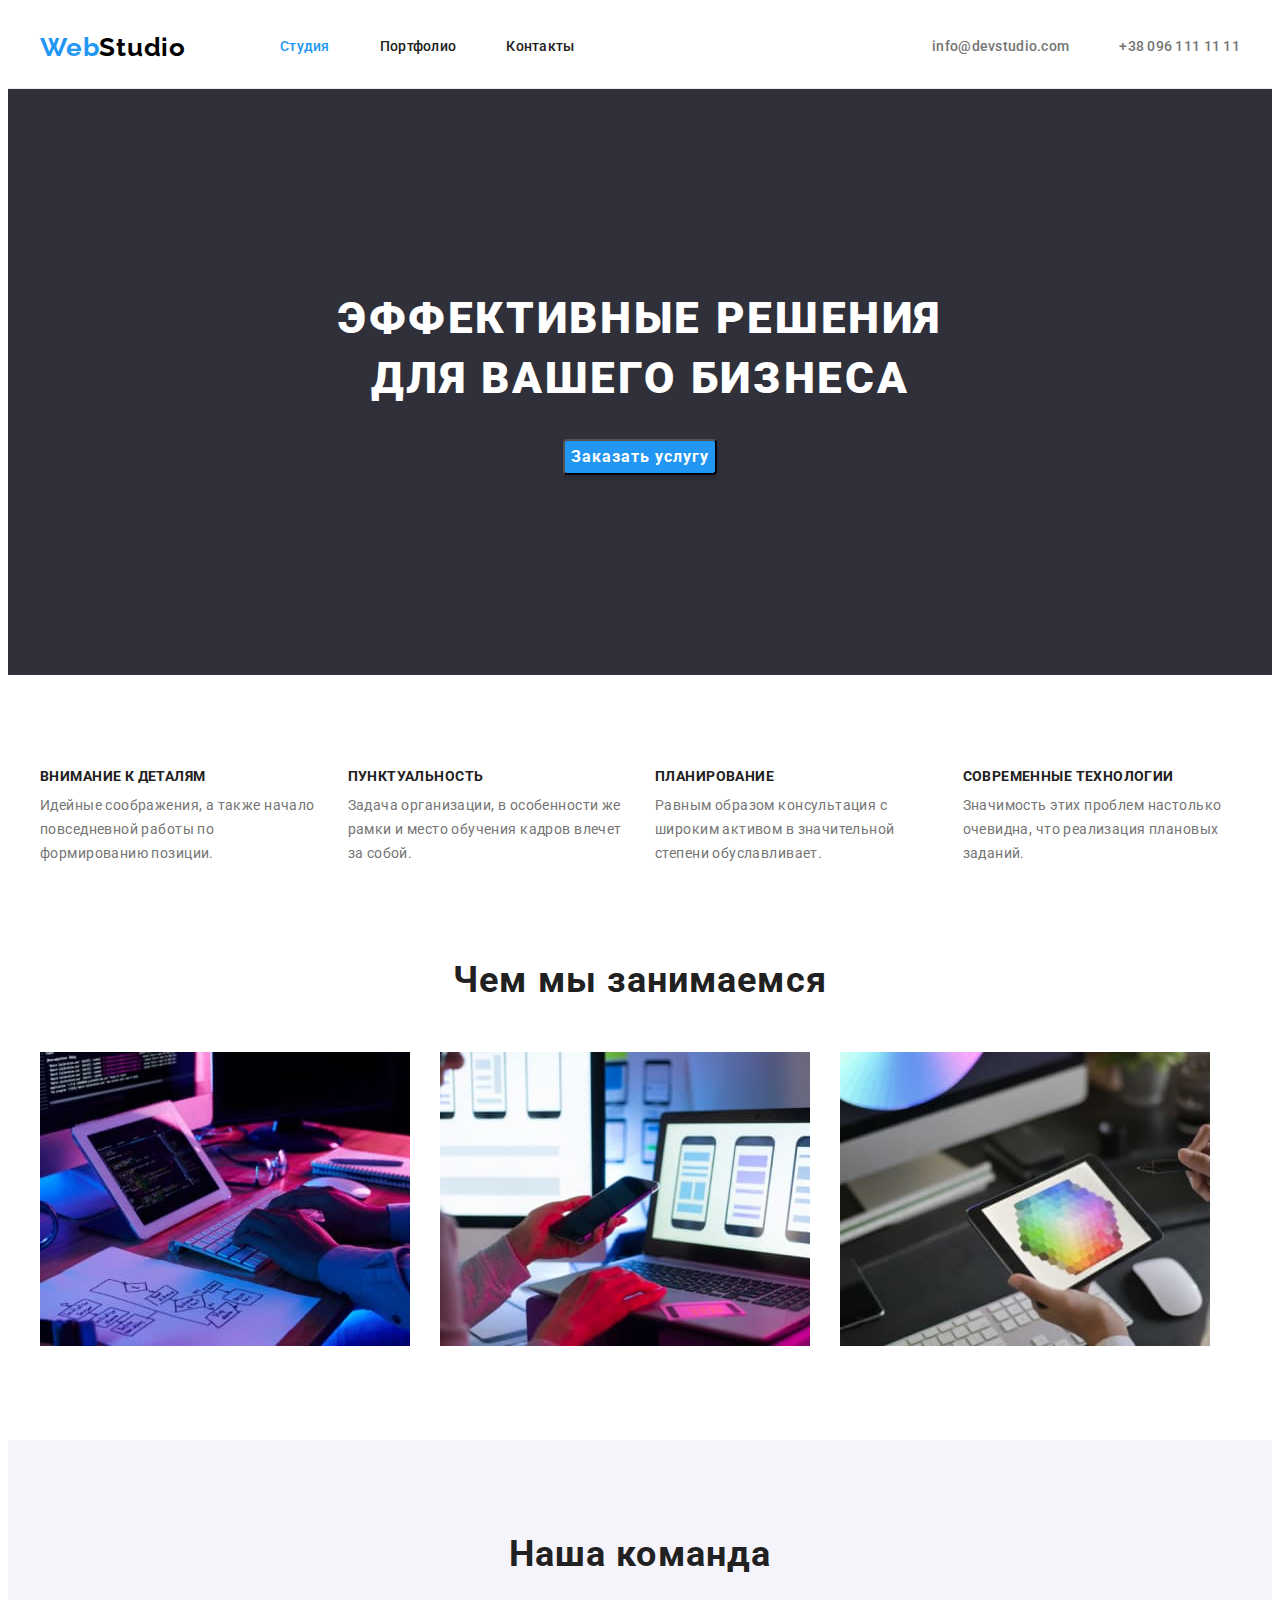
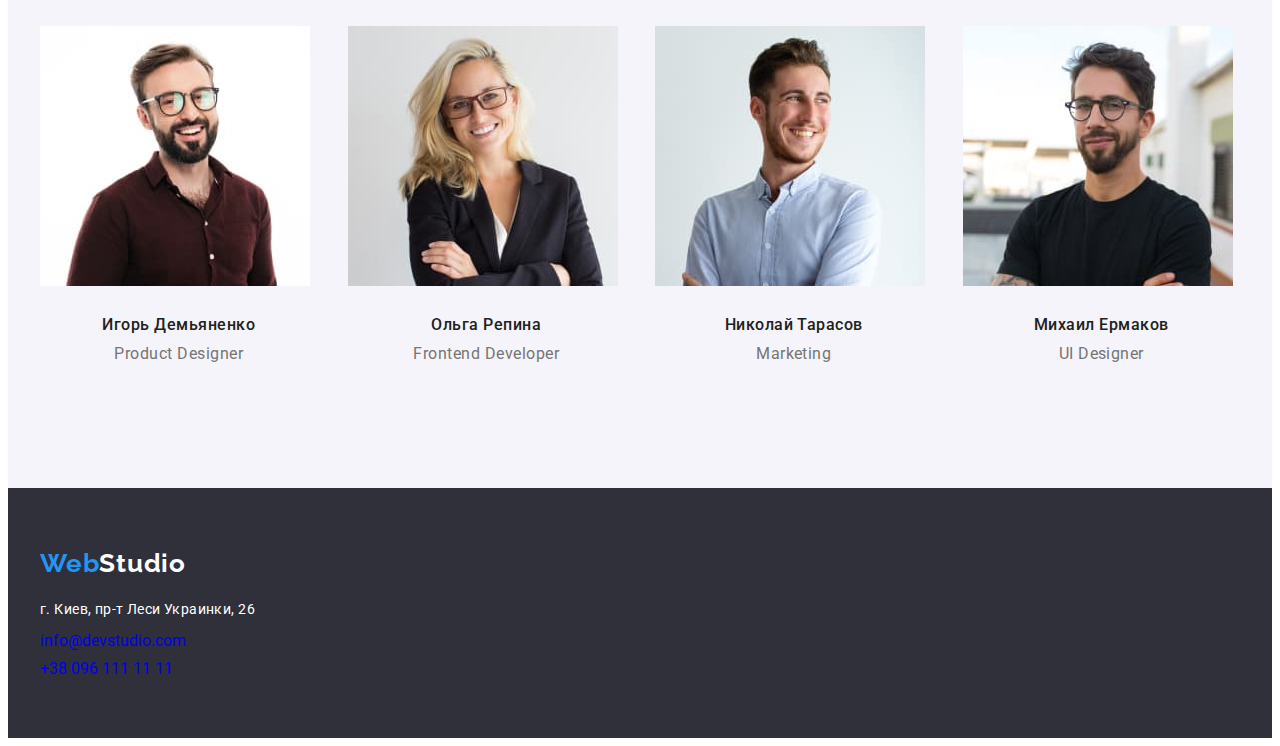
<file: index.html>
<!DOCTYPE html>
<html lang="ru">
  <head>
    <meta charset="UTF-8" />
    <meta http-equiv="X-UA-Compatible" content="IE=edge" />
    <meta name="viewport" content="width=device-width, initial-scale=1.0" />
    <title>Студия</title>
    <link rel="preconnect" href="https://fonts.googleapis.com" />
    <link rel="preconnect" href="https://fonts.gstatic.com" crossorigin />
    <link
      href="https://fonts.googleapis.com/css2?family=Raleway:wght@700&family=Roboto:wght@400;500;700;900&display=swap"
      rel="stylesheet"
    />
    <link
      rel="stylesheet"
      href="https://cdnjs.cloudflare.com/ajax/libs/modern-normalize/1.1.0/modern-normalize.min.css"
      integrity="sha512-wpPYUAdjBVSE4KJnH1VR1HeZfpl1ub8YT/NKx4PuQ5NmX2tKuGu6U/JRp5y+Y8XG2tV+wKQpNHVUX03MfMFn9Q=="
      crossorigin="anonymous"
      referrerpolicy="no-referrer"
    />
    <link rel="stylesheet" href="./css/styles.css" />
  </head>
  <body>
    <header class="header">
      <div class="container header-container">
        <nav class="header-nav">
          <a href="" lang="en" class="logo">Web<span class="logo-dark">Studio</span></a>
          <ul class="header-nav-list">
            <li class="header-nav-item"><a href="" class="header-nav-link current">Студия</a></li>
            <li class="header-nav-item">
              <a href="./portfolio.html" class="header-nav-link">Портфолио</a>
            </li>
            <li class="header-nav-item"><a href="" class="header-nav-link">Контакты</a></li>
          </ul>
        </nav>
        <ul class="header-contacts">
          <li class="nav-contacts">
            <a href="mailto:info@devstudio.com" lang="en" class="header-link-contacts"
              >info@devstudio.com</a
            >
          </li>
          <li class="nav-contacts">
            <a href="tel:+380961111111" class="header-link-contacts">+38 096 111 11 11</a>
          </li>
        </ul>
      </div>
    </header>
    <main>
      <section class="hero">
        <div class="container">
          <h1 class="hero-title">
            Эффективные решения <br />
            для вашего бизнеса
          </h1>
          <button type="button" class="hero-button">Заказать услугу</button>
        </div>
      </section>
      <section class="features">
        <div class="container">
          <h2 class="visually-hidden">Особенности</h2>
          <ul class="features-list">
            <li class="features-list-item">
              <h3 class="features-title">Внимание к деталям</h3>
              <p class="features-after-title after-title">
                Идейные соображения, а также начало повседневной работы по формированию позиции.
              </p>
            </li>
            <li class="features-list-item">
              <h3 class="features-title">Пунктуальность</h3>
              <p class="features-after-title after-title" after-title>
                Задача организации, в особенности же рамки и место обучения кадров влечет за собой.
              </p>
            </li>
            <li class="features-list-item">
              <h3 class="features-title">Планирование</h3>
              <p class="features-after-title after-title">
                Равным образом консультация с широким активом в значительной степени обуславливает.
              </p>
            </li>
            <li class="features-list-item">
              <h3 class="features-title">Современные технологии</h3>
              <p class="features-after-title after-title">
                Значимость этих проблем настолько очевидна, что реализация плановых заданий.
              </p>
            </li>
          </ul>
        </div>
      </section>
      <section class="business">
        <div class="container">
          <h2 class="business-title section-title">Чем мы занимаемся</h2>
          <ul class="business-list">
            <li class="business-item">
              <img
                src="./images/what_we_do_img1.jpg"
                alt="man typing text"
                width="370"
                height="294"
              />
            </li>
            <li class="business-item">
              <img
                src="./images/what_we_do_img2.jpg"
                alt="man looking at the phone"
                width="370"
                height="294"
              />
            </li>
            <li class="business-item">
              <img
                src="./images/what_we_do_img3.jpg"
                alt="man with ipad"
                width="370"
                height="294"
              />
            </li>
          </ul>
        </div>
      </section>
      <section class="team">
        <div class="container">
          <h2 class="team-title section-title">Наша команда</h2>
          <ul class="team-list">
            <li class="team-item">
              <img
                class="team-img"
                src="./images/product_desiner1.jpg"
                alt="product_desiner"
                width="270"
                subtitle
                height="260"
              />
              <h3 class="team-subtitle subtitle">Игорь Демьяненко</h3>
              <p lang="en" class="team-position">Product Designer</p>
            </li>
            <li class="team-item">
              <img
                class="team-img"
                src="./images/frontend_desiner2.jpg"
                alt="frontend_desiner"
                width="270"
                height="260"
              />
              <h3 class="team-subtitle subtitle">Ольга Репина</h3>
              <p lang="en" class="team-position">Frontend Developer</p>
            </li>
            <li class="team-item">
              <img
                class="team-img"
                src="./images/marketing3.jpg"
                alt="marketing"
                width="270"
                height="260"
              />
              <h3 class="team-subtitle subtitle">Николай Тарасов</h3>
              <p lang="en" class="team-position">Marketing</p>
            </li>
            <li class="team-item">
              <img
                class="team-img"
                src="./images/ui_designer4.jpg"
                alt="ui_designer"
                width="270"
                height="260"
              />
              <h3 class="team-subtitle subtitle">Михаил Ермаков</h3>
              <p lang="en" class="team-position">UI Designer</p>
            </li>
          </ul>
        </div>
      </section>
    </main>
    <footer class="footer">
      <div class="container">
        <div class="footer-logo">
          <a href="" lang="en" class="logo">Web<span class="logo-white">Studio</span></a>
        </div>
        <address class="address">
          <ul class="address-list">
            <li class="address-list-item">
              <a
                href="https://goo.gl/maps/FSaTrgTVxkoQMMDFA"
                target="_blank"
                rel="noopener noreferrer nofollow"
                class="direct-address"
                >г. Киев, пр-т Леси Украинки, 26</a
              >
            </li>
            <li class="address-list-item">
              <a href="mailto:info@devstudio.com" lang="en" class="footer-link-contacts"
                >info@devstudio.com</a
              >
            </li>
            <li class="address-list-item">
              <a href="tel:+380961111111" class="footer-link-contacts">+38 096 111 11 11</a>
            </li>
          </ul>
        </address>
      </div>
    </footer>
  </body>
</html>
</file>
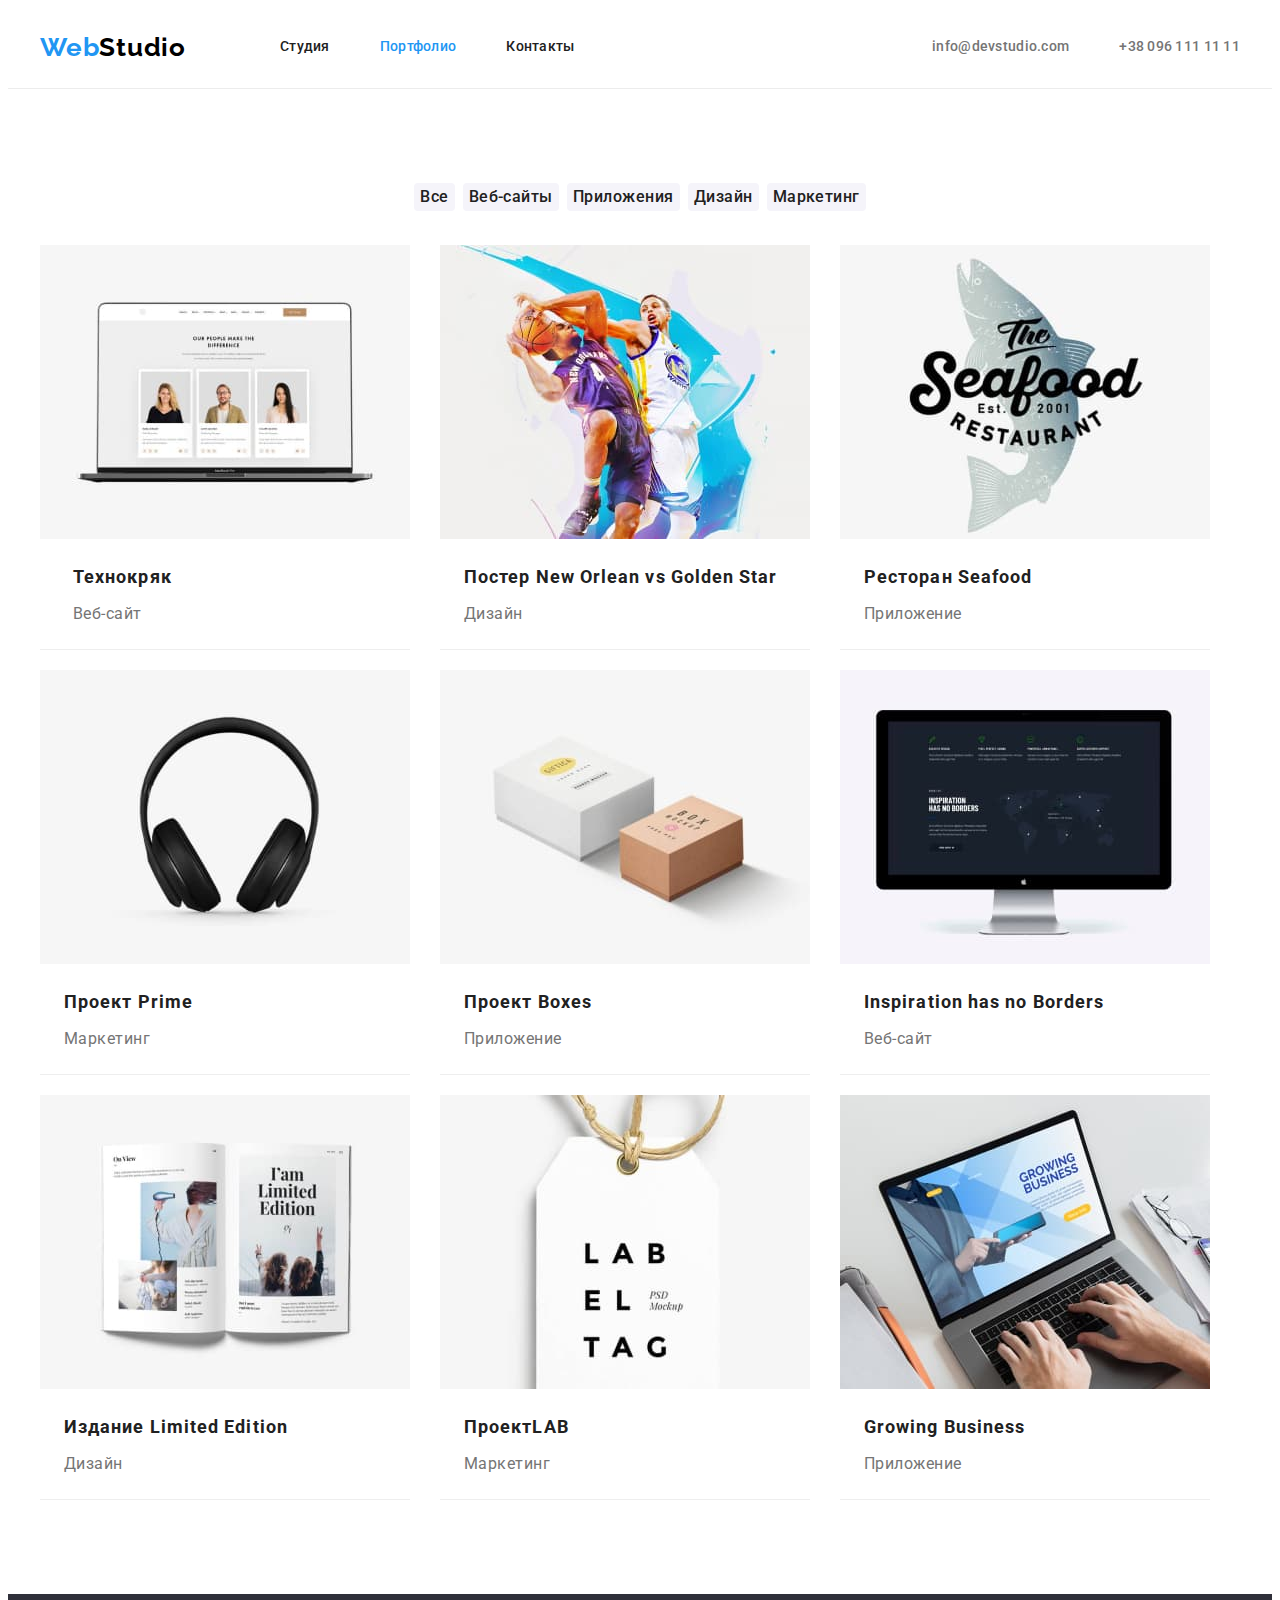
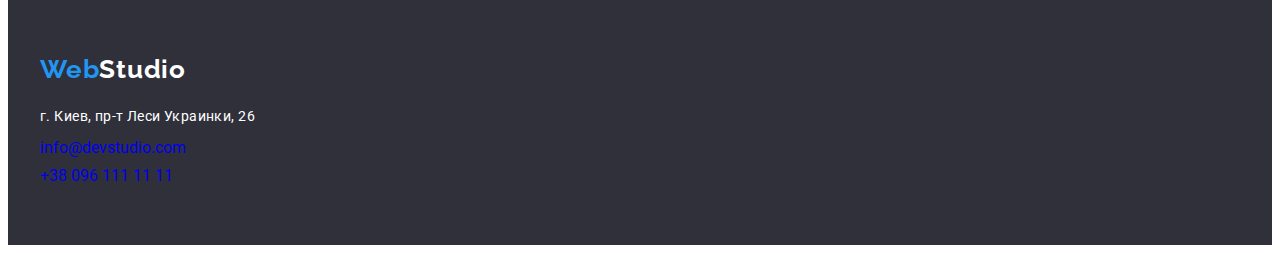
<file: portfolio.html>
<!DOCTYPE html>
<html lang="ru">
  <head>
    <meta charset="UTF-8" />
    <meta http-equiv="X-UA-Compatible" content="IE=edge" />
    <meta name="viewport" content="width=device-width, initial-scale=1.0" />
    <title>Портфолио</title>
    <link rel="preconnect" href="https://fonts.googleapis.com" />
    <link rel="preconnect" href="https://fonts.gstatic.com" crossorigin />
    <link
      href="https://fonts.googleapis.com/css2?family=Raleway:wght@700&family=Roboto:wght@400;500;700;900&display=swap"
      rel="stylesheet"
    />
    <link
      rel="stylesheet"
      href="https://cdnjs.cloudflare.com/ajax/libs/modern-normalize/1.1.0/modern-normalize.min.css"
      integrity="sha512-wpPYUAdjBVSE4KJnH1VR1HeZfpl1ub8YT/NKx4PuQ5NmX2tKuGu6U/JRp5y+Y8XG2tV+wKQpNHVUX03MfMFn9Q=="
      crossorigin="anonymous"
      referrerpolicy="no-referrer"
    />
    <link rel="stylesheet" href="./css/styles.css" />
  </head>
  <body>
    <header class="header">
      <div class="container header-container">
        <nav class="header-nav">
          <a href="" lang="en" class="logo">Web<span class="logo-dark">Studio</span></a>
          <ul class="header-nav-list">
            <li class="header-nav-item">
              <a href="./index.html" class="header-nav-link">Студия</a>
            </li>
            <li class="header-nav-item">
              <a href="" class="header-nav-link current">Портфолио</a>
            </li>
            <li class="header-nav-item"><a href="" class="header-nav-link">Контакты</a></li>
          </ul>
        </nav>
        <ul class="header-contacts">
          <li class="nav-contacts">
            <a href="mailto:info@devstudio.com" lang="en" class="header-link-contacts"
              >info@devstudio.com</a
            >
          </li>
          <li class="nav-contacts">
            <a href="tel:+380961111111" class="header-link-contacts">+38 096 111 11 11</a>
          </li>
        </ul>
      </div>
    </header>
    <main>
      <section class="filter-project">
        <div class="container">
          <h1 class="visually-hidden">Портфолио</h1>
          <ul class="filters-list">
            <li class="filters-list-item">
              <button type="button" class="filter-buttons">Все</button>
            </li>
            <li class="filters-list-item">
              <button type="button" class="filter-buttons">Веб-сайты</button>
            </li>
            <li class="filters-list-item">
              <button type="button" class="filter-buttons">Приложения</button>
            </li>
            <li class="filters-list-item">
              <button type="button" class="filter-buttons">Дизайн</button>
            </li>
            <li class="filters-list-item">
              <button type="button" class="filter-buttons">Маркетинг</button>
            </li>
          </ul>
          <div class="project">
            <ul class="project-list">
              <li class="project-list-item">
                <img
                  class="project-img"
                  src="./images/notepad.jpg"
                  alt="working-notepad"
                  width="370"
                />
                <div class="text-bellow-technopig">
                  <h2 class="project-title">Технокряк</h2>
                  <p class="project-after-title">Веб-сайт</p>
                </div>
              </li>
              <li class="project-list-item">
                <img
                  class="project-img"
                  src="./images/basketball.jpg"
                  alt="poster-with-basketball players"
                  width="370"
                />
                <div class="text-bellow">
                  <h2 class="project-title">
                    Постер <span lang="en">New Orlean vs Golden Star</span>
                  </h2>
                  <p class="project-after-title">Дизайн</p>
                </div>
              </li>
              <li class="project-list-item">
                <img
                  class="project-img"
                  src="./images/seafood.jpg"
                  alt="poster-with-seafish"
                  width="370"
                />
                <div class="text-bellow">
                  <h2 class="project-title">Ресторан <span lang="en">Seafood</span></h2>
                  <p class="project-after-title">Приложение</p>
                </div>
              </li>
              <li class="project-list-item">
                <img
                  class="project-img"
                  src="./images/headphones.jpg"
                  alt="black-headphones"
                  width="370"
                />
                <div class="text-bellow">
                  <h2 class="project-title">Проект <span lang="en">Prime</span></h2>
                  <p class="project-after-title">Маркетинг</p>
                </div>
              </li>
              <li class="project-list-item">
                <img class="project-img" src="./images/boxes.jpg" alt="two-boxes" width="370" />
                <div class="text-bellow">
                  <h2 class="project-title">Проект <span lang="en">Boxes</span></h2>
                  <p class="project-after-title">Приложение</p>
                </div>
              </li>
              <li class="project-list-item">
                <img
                  class="project-img"
                  src="./images/monitor.jpg"
                  alt="working-monitor"
                  width="370"
                />
                <div class="text-bellow">
                  <h2 class="project-title"><span lang="en">Inspiration has no Borders</span></h2>
                  <p class="project-after-title">Веб-сайт</p>
                </div>
              </li>
              <li class="project-list-item">
                <img class="project-img" src="./images/book.jpg" alt="book" width="370" />
                <div class="text-bellow">
                  <h2 class="project-title">Издание <span lang="en">Limited Edition</span></h2>
                  <p class="project-after-title">Дизайн</p>
                </div>
              </li>
              <li class="project-list-item">
                <img
                  class="project-img"
                  src="./images/lable-tag.jpg"
                  alt="clothing-tag"
                  width="370"
                />
                <div class="text-bellow">
                  <h2 class="project-title">Проект<span lang="en">LAB</span></h2>
                  <p class="project-after-title">Маркетинг</p>
                </div>
              </li>
              <li class="project-list-item">
                <img
                  class="project-img"
                  src="./images/notebook.jpg"
                  alt="man-working-at-notebook"
                  width="370"
                />
                <div class="text-bellow">
                  <h2 class="project-title"><span lang="en">Growing Business</span></h2>
                  <p class="project-after-title">Приложение</p>
                </div>
              </li>
            </ul>
          </div>
        </div>
      </section>
    </main>
    <footer class="footer">
      <div class="container">
        <div class="footer-logo">
          <a href="" lang="en" class="logo">Web<span class="logo-white">Studio</span></a>
        </div>
        <address class="address">
          <ul class="address-list">
            <li class="address-list-item">
              <a
                href="https://goo.gl/maps/FSaTrgTVxkoQMMDFA"
                target="_blank"
                rel="noopener noreferrer nofollow"
                class="direct-address"
                >г. Киев, пр-т Леси Украинки, 26</a
              >
            </li>
            <li class="address-list-item">
              <a href="mailto:info@devstudio.com" lang="en" class="footer-link-contacts"
                >info@devstudio.com</a
              >
            </li>
            <li class="address-list-item">
              <a href="tel:+380961111111" class="footer-link-contacts">+38 096 111 11 11</a>
            </li>
          </ul>
        </address>
      </div>
    </footer>
  </body>
</html>
</file>
<file: css/styles.css>
/* header background color #FFFFFF; */
/* hero background color #2F303A; */
/* body background color #FFFFFF; */
/* team color background color #F5F4FA */
/* footer background #2F303A; */
/* accent color #2196F3; */

:root {
  --main-bgc: #ffffff;
  --seconr-bgc: #f5f4fa;
  --accent-color: #2196f3;
  --hero-footer-background-color: #2f303a;
  --text-main-color: #212121;
  --text-second-color: #757575;
  --white-color: #fff;
}

p,
h1,
h2,
h3,
h4,
h5,
h6 {
  margin: 0;
}

ul {
  list-style: none;
  margin: 0;
  padding: 0;
}

img {
  display: block;
  height: auto;
  /* max-width: 100%; */
}

/* .list list-style: none;
*/

a {
  text-decoration: none;
}

body {
  font-family: 'Roboto', sans-serif;
  background-color: var(--main-bgc);
  color: var(--text-main-color);
}

.container {
  width: 1200px;
  padding-left: 15px;
  padding-right: 15px;
  margin: 0 auto;
}

.visually-hidden {
  position: absolute;
  white-space: nowrap;
  width: 1px;
  height: 1px;
  overflow: hidden;
  border: 0;
  padding: 0;
  clip: rect(0 0 0 0);
  clip-path: inset(50%);
  margin: -1px;
}

.section-title {
  font-weight: 700;
  font-size: 36px;
  line-height: 1.16;
  text-align: center;
  letter-spacing: 0.03em;
  color: var(--text-main-color);
}

.after-title {
  font-size: 14px;
  line-height: 1.71;
  letter-spacing: 0.03em;
  color: var(--text-second-color);
}

.subtitle {
  font-weight: 500;
  font-size: 16px;
  line-height: 1.18;
  letter-spacing: 0.03em;
}

/* .buttons-style:hover,
.buttons-style:focus {
  color: var(--accent-color);
} */
/* -----Header-------- */

.header {
  padding-top: 24px;
  padding-bottom: 25px;

  border-bottom-width: 1px;
  border-bottom-style: solid;
  border-bottom-color: #ececec;

  font-weight: 500;
  font-size: 14px;
  line-height: 1.14;
  letter-spacing: 0.02em;

  background: var(--main-bgc);
}

.logo {
  margin-right: 94px;

  font-family: 'Raleway', sans-serif;
  font-weight: 700;
  font-size: 26px;
  line-height: 1.19;
  letter-spacing: 0.03em;
  color: var(--accent-color);
}

.logo-dark {
  color: #000;
}

.logo .logo-white {
  color: var(--white-color);
}

.header-container {
  display: flex;
}

.header-nav {
  display: flex;
  align-items: center;
}

.header-nav-list {
  display: flex;
  align-items: center;
}

.header-nav-item + .header-nav-item {
  margin-left: 50px;
}

.header-nav-link {
  font-weight: 500;
  font-size: 14px;
  line-height: 1.14;
  letter-spacing: 0.02em;
  color: var(--text-main-color);
}

.header-nav-link:hover,
.header-nav-link:focus {
  color: var(--accent-color);
}

.current {
  color: var(--accent-color);
}

.header-contacts {
  display: flex;
  margin-left: auto;
  align-items: center;
}

.nav-contacts + .nav-contacts {
  margin-left: 50px;
}

.header-link-contacts {
  color: var(--text-second-color);
}

.header-link-contacts:hover,
.header-link-contacts:focus {
  color: var(--accent-color);
}

/* --------Hero------ */
.hero {
  display: flex;
  padding-top: 200px;
  padding-bottom: 200px;
  text-align: center;
  align-items: center;

  background-color: var(--hero-footer-background-color);
}

.hero-title {
  margin-bottom: 30px;

  font-weight: 900;
  font-size: 44px;
  line-height: 1.36;
  align-items: center;
  text-align: center;
  letter-spacing: 0.06em;
  text-transform: uppercase;

  color: var(--white-color);
}

.hero-button {
  font-family: Roboto;
  cursor: pointer;
  font-weight: 700;
  font-size: 16px;
  line-height: 1.87;

  align-items: center;
  text-align: center;
  letter-spacing: 0.06em;

  background-color: var(--accent-color);
  color: var(--white-color);

  box-shadow: 0px 4px 4px rgba(0, 0, 0, 0.15);
  border-radius: 4px;
}

.hero-button:hover,
.hero-button:focus {
  background: #188ce8;
  box-shadow: 0px 4px 4px rgba(0, 0, 0, 0.15);
  border-radius: 4px;
  color: var(--white-color);
}

/* --------Features--------- */

.features {
  padding-top: 94px;
  padding-bottom: 94px;
}

.features-list {
  display: flex;
  margin-left: -30px;
}

.features-list-item {
  width: calc(100% / 4 - 30px);
  margin-left: 30px;
}

.features-title {
  margin-bottom: 10px;
  margin-right: 30px;

  font-weight: 700;
  font-size: 14px;
  line-height: 1.14;
  letter-spacing: 0.03em;
  text-transform: uppercase;
}

/* --------Business-------- */

.business {
  padding-bottom: 94px;
}

.business-title {
  margin-bottom: 50px;
}

.business-list {
  display: flex;
}

.business-item + .business-item {
  margin-left: 30px;
}

/* -------Team------ */

.team {
  padding-top: 94px;
  padding-bottom: 94px;

  background-color: var(--seconr-bgc);
}

.team-title {
  margin-bottom: 50px;
}

.team-subtitle {
  margin-bottom: 10px;
  text-align: center;
}

.team-list {
  display: flex;
  margin-left: -30px;
}

.team-item {
  width: calc(100% / 4 - 30px);
  margin-left: 30px;
}

.team-position {
  padding-bottom: 30px;
  text-align: center;

  font-size: 16px;
  line-height: 1.18;
  letter-spacing: 0.03em;
  color: #757575;
}

.team-img {
  margin-bottom: 30px;
}

/* ------Footer------- */

.footer {
  padding-top: 60px;
  padding-bottom: 60px;

  background-color: var(--hero-footer-background-color);
}

.footer-logo {
  margin-bottom: 20px;
}
.address {
  font-style: normal;
}

.address-list-item:not(:last-child) {
  margin-bottom: 9px;
}

.direct-address {
  margin-bottom: 9px;

  font-size: 14px;
  line-height: 1.71;
  letter-spacing: 0.03em;
  color: var(--white-color);
}

.footer-link-contacts:not(:last-child) {
  display: flex;
  margin-bottom: 9px;
  font-size: 14px;
  line-height: 1.71;
  letter-spacing: 0.03em;
  color: rgba(255, 255, 255, 0.6);
}

.footer-link-contacts:hover,
.footer-link-contacts:focus {
  color: var(--accent-color);
}

/* ------Filter------- */

.filter-project {
  padding-top: 94px;
  padding-bottom: 94px;
}

.filters-list {
  display: flex;
  justify-content: center;
  margin-bottom: 34px;
}

.filters-list-item:not(:last-child) {
  margin-right: 8px;
}

.filter-buttons {
  font-family: inherit;
  font-weight: 500;
  font-size: 16px;
  line-height: 1.62;
  text-align: center;
  letter-spacing: 0.03em;

  background-color: var(--seconr-bgc);
  border-radius: 4px;
  color: var(--text-main-color);
  border: transparent;
  cursor: pointer;
}

.filter-buttons:hover,
.filter-buttons:focus {
  background: #2196f3;
  box-shadow: 0px 3px 1px rgba(0, 0, 0, 0.1), 0px 1px 2px rgba(0, 0, 0, 0.08),
    0px 2px 2px rgba(0, 0, 0, 0.12);
  border-radius: 4px;
  color: var(--white-color);
}

/* ----Project------- */

.project {
  display: flex;
}

.project-list {
  display: flex;
  margin-left: -30px;
  flex-wrap: wrap;
}

.project-list-item {
  margin-left: 30px;
  margin-bottom: 20px;

  width: 370px;
  height: 404px;
  left: 215px;
  top: 262px;

  background: var(--white-color);

  border-bottom-width: 1px;
  border-bottom-style: solid;
  border-bottom-color: #eeeeee;
}

.text-bellow {
  padding-left: 24px;
  padding-right: 24px;
  padding-bottom: 20px;
}

.text-bellow-technopig {
  padding-left: 33px;
  padding-right: 15px;
  padding-bottom: 30px;
}

.project-list-item:nth-last-child(-n + 3) {
  margin-bottom: 0px;
}

.project-img {
  margin-bottom: 20px;
}

.project-title {
  margin-bottom: 4px;

  font-weight: 700;
  font-size: 18px;
  line-height: 2;
  letter-spacing: 0.06em;
}

.project-after-title {
  font-size: 16px;
  line-height: 1.87;
  letter-spacing: 0.03em;
  color: var(--text-second-color);
}
</file>
